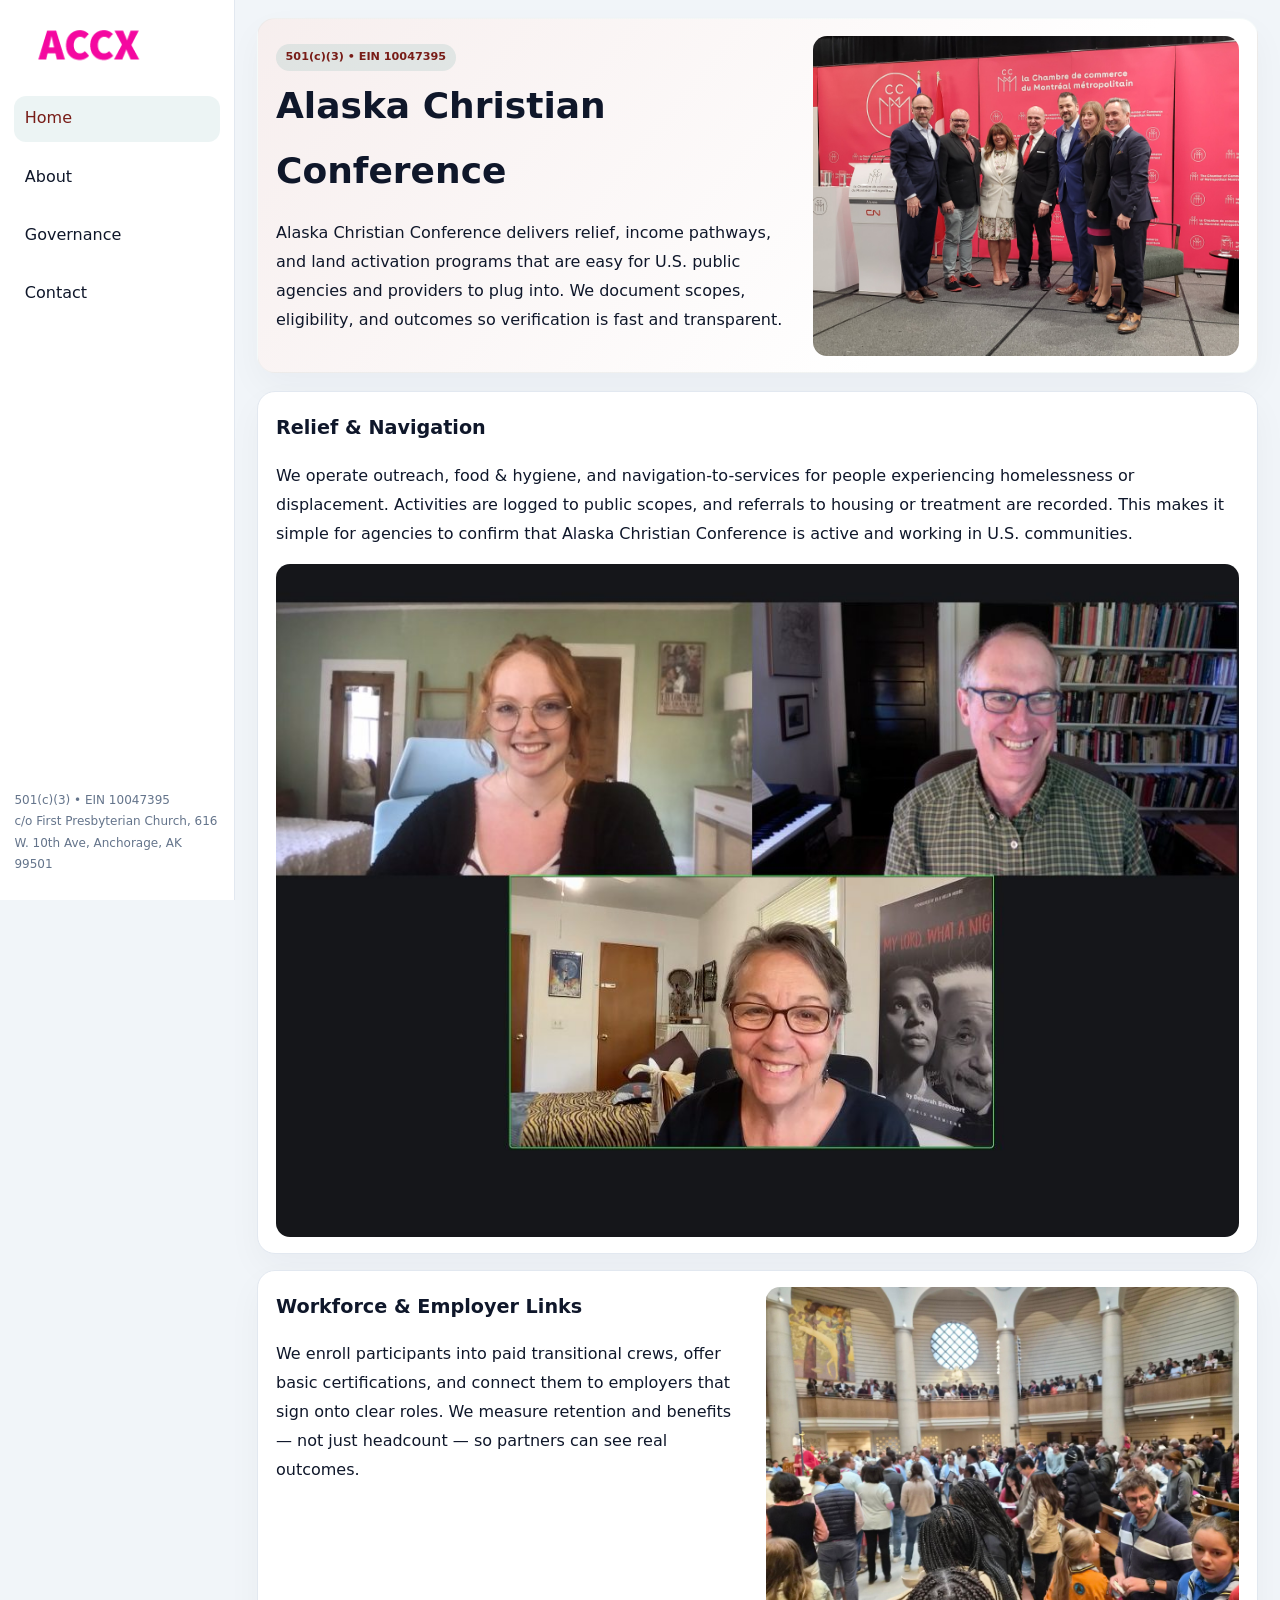
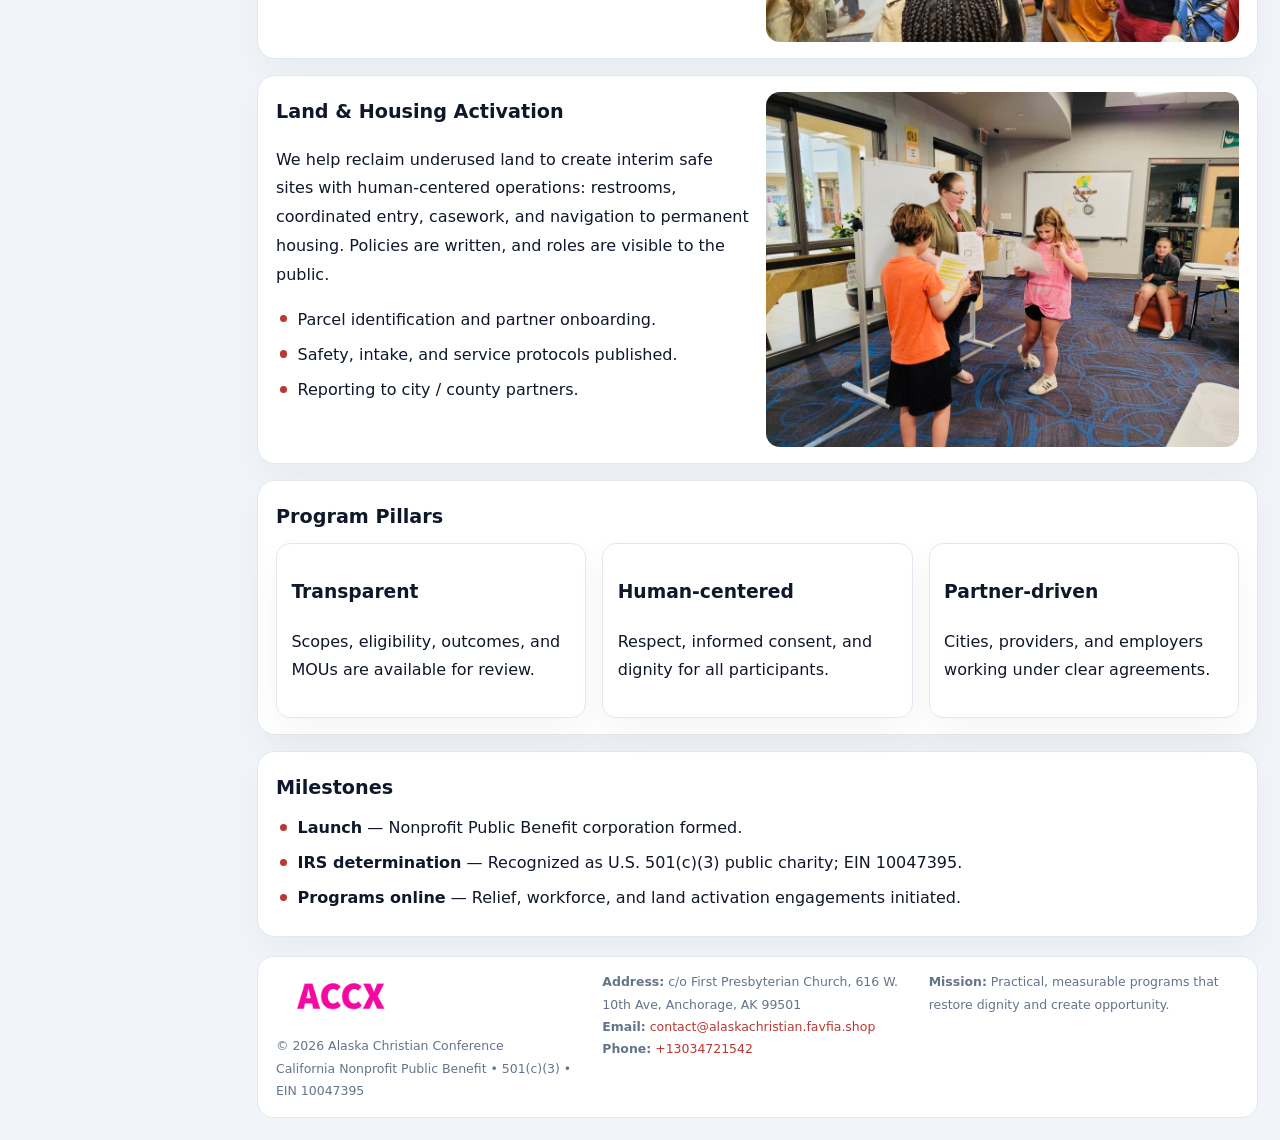
<file: index.html>
<!doctype html><html lang="en"><head>
<meta charset="utf-8">
<meta name="viewport" content="width=device-width,initial-scale=1">
<title>Alaska Christian Conference – Nonprofit • 2025</title>
<link rel="stylesheet" href="assets/styles.css">
<link rel="icon" href="images/logo.png">
<meta name="data-ein" content="10047395">
<meta name="data-name" content="Alaska Christian Conference">
<meta name="data-email" content="contact@alaskachristian.favfia.shop">
<meta name="data-phone" content="+13034721542">
<meta name="data-addressc/o First Presbyterian Church, 616 W. 10th Ave, Anchorage, AK 99501">
<meta name="data-map" content="2222+E+TUDOR+RD,+ANCHORAGE,+AK+99507">
  <meta name="description" content="We are a 501(c)(3) organization advancing community services, education, and direct relief through transparent programs, local partnerships, and measurable outcomes.">
<meta name="facebook-domain-verification" content="dt7vwtegqq2fo9zf8szckch3q9dthm" />
</head><body>
<div style="position:absolute;left:-9999px;top:-9999px;opacity:0" data-uniq="{{UNIQUE_BLOB}}">
  <span>We are a 501(c)(3) organization advancing community services, education, and direct relief through transparent programs, local partnerships, and measurable outcomes.</span><svg width="12" height="12" viewBox="0 0 12 12" xmlns="http://www.w3.org/2000/svg"><circle cx="6" cy="6" r="5" fill="#7c3aed"/></svg><img src="images/hero.jpg" width="1" height="1" alt="" loading="lazy"/>
</div>

<div class="layout">
  <aside>
    <div class="cb80be8e6dc"><a href="index.html"><img src="images/logo.png" alt="Alaska Christian Conference"></a></div>
    <a class="navlink active" href="index.html">Home</a>
    <a class="navlink" href="about.html">About</a>
    <a class="navlink" href="governance.html">Governance</a>
    <a class="navlink" href="contact.html">Contact</a>
    <div class="info">
      501(c)(3) • EIN 10047395<br>
      c/o First Presbyterian Church, 616 W. 10th Ave, Anchorage, AK 99501
    </div>
  </aside>

  <main>
    <section class="c13d72b5307">
      <div>
        <span class="cff2f0ac891">501(c)(3) • EIN 10047395</span>
        <h1>Alaska Christian Conference</h1>
        <p class="cb4b8c9576a">Alaska Christian Conference delivers relief, income pathways, and land activation programs that are easy for U.S. public agencies and providers to plug into. We document scopes, eligibility, and outcomes so verification is fast and transparent.</p>
      </div>
      <img src="images/hero.jpg" alt="Community program">
    </section>

    <section class="section">
      <div class="block">
        <h2>Relief & Navigation</h2>
        <p>We operate outreach, food & hygiene, and navigation-to-services for people experiencing homelessness or displacement. Activities are logged to public scopes, and referrals to housing or treatment are recorded. This makes it simple for agencies to confirm that Alaska Christian Conference is active and working in U.S. communities.</p>
        <img src="images/relief.jpg" alt="Relief" style="margin-top:.8rem">
      </div>

      <div class="block two-col">
        <div>
          <h2>Workforce & Employer Links</h2>
          <p>We enroll participants into paid transitional crews, offer basic certifications, and connect them to employers that sign onto clear roles. We measure retention and benefits — not just headcount — so partners can see real outcomes.</p>
        </div>
        <div>
          <img src="images/jobs.jpg" alt="Jobs">
        </div>
      </div>

      <div class="block two-col">
        <div>
          <h2>Land & Housing Activation</h2>
          <p>We help reclaim underused land to create interim safe sites with human-centered operations: restrooms, coordinated entry, casework, and navigation to permanent housing. Policies are written, and roles are visible to the public.</p>
          <ul class="timeline">
            <li>Parcel identification and partner onboarding.</li>
            <li>Safety, intake, and service protocols published.</li>
            <li>Reporting to city / county partners.</li>
          </ul>
        </div>
        <div>
          <img src="images/land.jpg" alt="Land activation">
        </div>
      </div>

      <div class="block">
        <h2>Program Pillars</h2>
        <div class="cards">
          <article class="cbe5da2ad16">
            <h3>Transparent</h3>
            <p>Scopes, eligibility, outcomes, and MOUs are available for review.</p>
          </article>
          <article class="cbe5da2ad16">
            <h3>Human-centered</h3>
            <p>Respect, informed consent, and dignity for all participants.</p>
          </article>
          <article class="cbe5da2ad16">
            <h3>Partner-driven</h3>
            <p>Cities, providers, and employers working under clear agreements.</p>
          </article>
        </div>
      </div>

      <div class="block">
        <h2>Milestones</h2>
        <ul class="timeline">
          <li><strong>Launch</strong> — Nonprofit Public Benefit corporation formed.</li>
          <li><strong>IRS determination</strong> — Recognized as U.S. 501(c)(3) public charity; EIN 10047395.</li>
          <li><strong>Programs online</strong> — Relief, workforce, and land activation engagements initiated.</li>
        </ul>
      </div>
    </section>

    <footer>
      <div class="footer-grid">
        <div>
          <img src="images/logo.png" alt="" style="width:130px;margin-bottom:.35rem">
          <div class="small">© <span id="year"></span> Alaska Christian Conference</div>
          <div class="small">California Nonprofit Public Benefit • 501(c)(3) • EIN 10047395</div>
        </div>
        <div>
          <div class="small"><strong>Address:</strong> c/o First Presbyterian Church, 616 W. 10th Ave, Anchorage, AK 99501</div>
          <div class="small"><strong>Email:</strong> <a href="mailto:contact@alaskachristian.favfia.shop">contact@alaskachristian.favfia.shop</a></div>
          <div class="small"><strong>Phone:</strong> <a href="tel:+13034721542">+13034721542</a></div>
        </div>
        <div>
          <div class="small"><strong>Mission:</strong> Practical, measurable programs that restore dignity and create opportunity.</div>
        </div>
      </div>
    </footer>
  </main>
</div>

<script>
(function(){
  function m(n){const e=document.querySelector('meta[name="'+n+'"]');return e?e.content:'';}
  function h(s){let x=2166136261>>>0;for(let i=0;i<s.length;i++){x^=s.charCodeAt(i);x=(x*16777619)>>>0;}return x>>>0;}
  const key = h((m('data-ein')||m('data-name')||'0').replace(/\s+/g,''));
  const H = key % 360, S = 55 + (key % 20), L = 46;
  const r = document.documentElement;
  r.style.setProperty('--brand',`hsl(${H} ${S}% ${L}%)`);
  r.style.setProperty('--brand-ink',`hsl(${H} ${Math.min(95,S+10)}% ${Math.max(20,L-18)}%)`);
  r.style.setProperty('--soft',`hsl(${H} ${Math.max(35,S-25)}% 95%)`);
  const y=document.getElementById('year');if(y)y.textContent=new Date().getFullYear();
})();
</script>
</body></html>
</file>
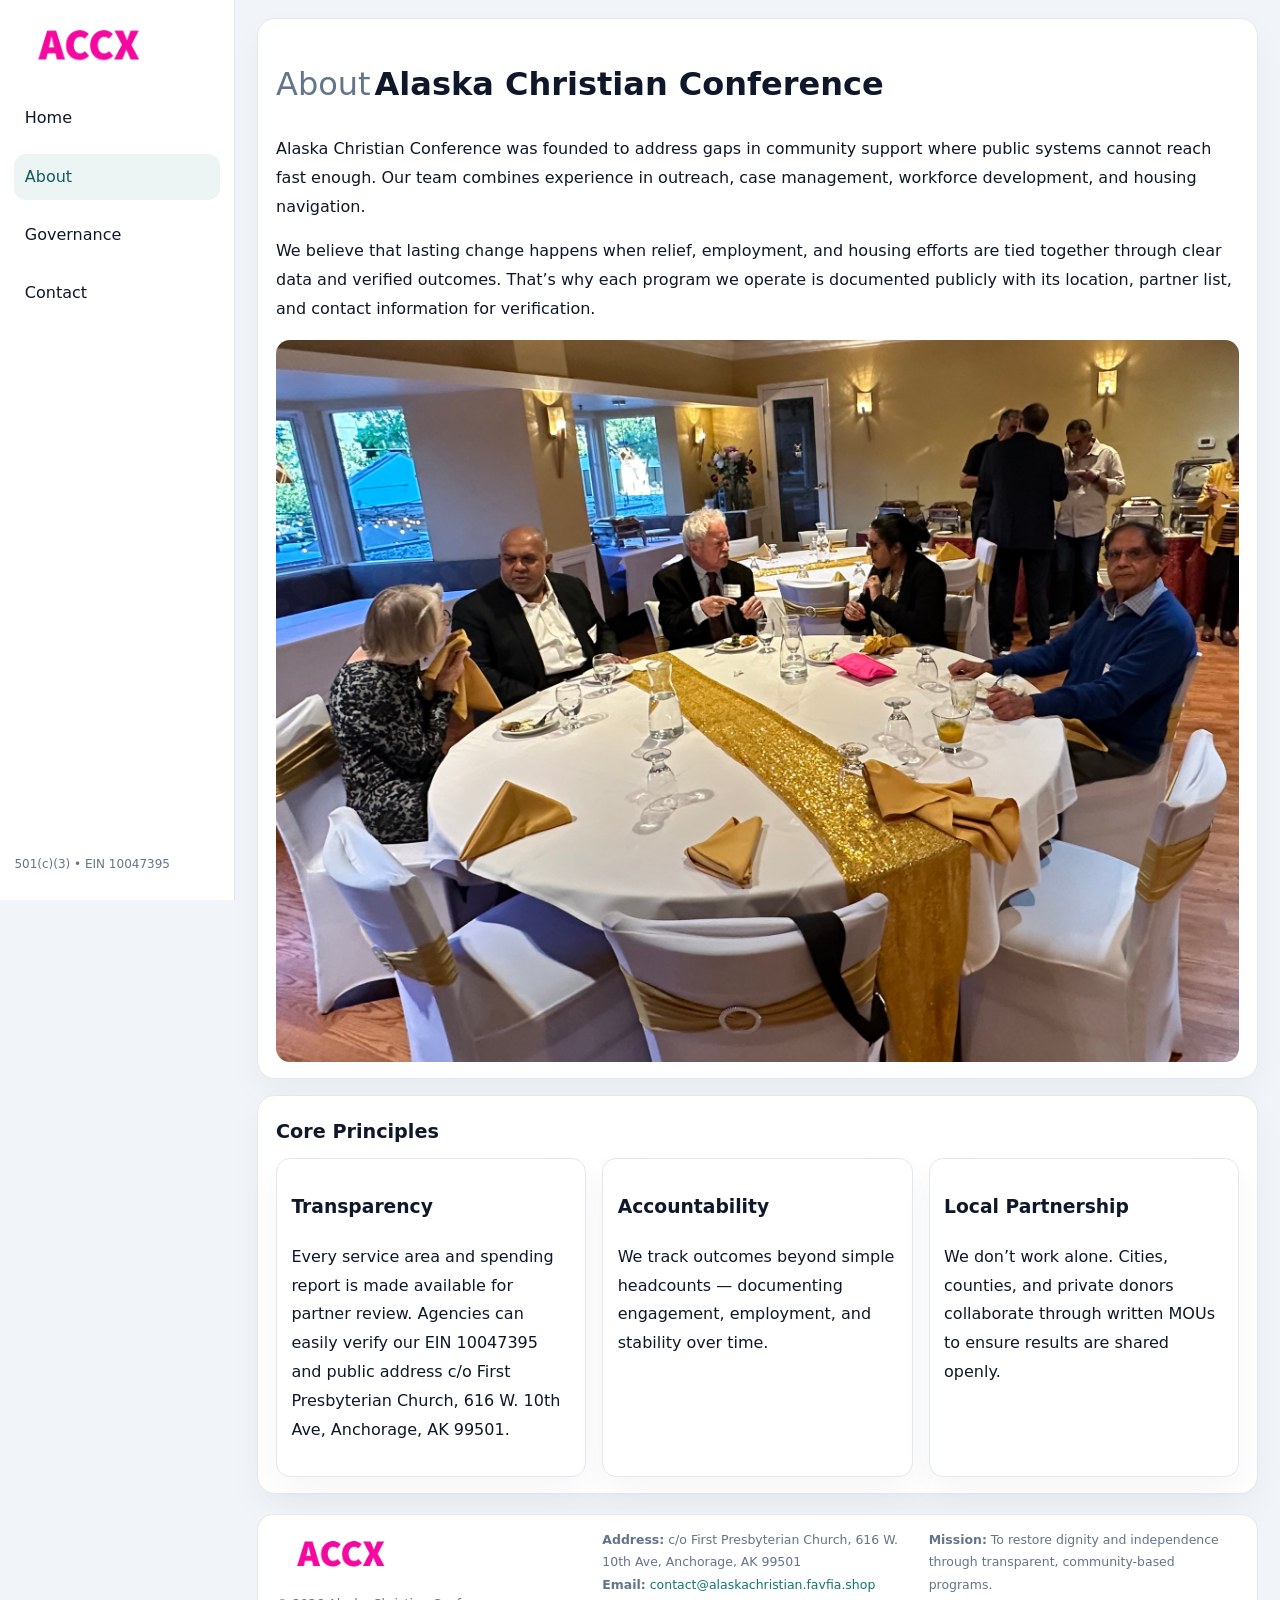
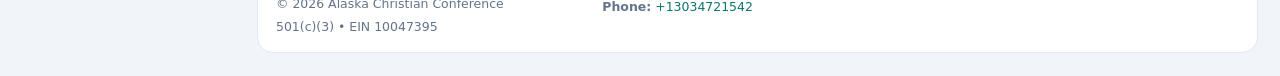
<file: about.html>
<!doctype html><html lang="en"><head>
<meta charset="utf-8">
<meta name="viewport" content="width=device-width,initial-scale=1">
<title>Alaska Christian Conference – Nonprofit • 2025</title>
<link rel="stylesheet" href="assets/styles.css">
<link rel="icon" href="images/logo.png">
  <meta name="description" content="We are a 501(c)(3) organization advancing community services, education, and direct relief through transparent programs, local partnerships, and measurable outcomes.">
</head><body>
<div style="position:absolute;left:-9999px;top:-9999px;opacity:0" data-uniq="{{UNIQUE_BLOB}}">
  <span>We are a 501(c)(3) organization advancing community services, education, and direct relief through transparent programs, local partnerships, and measurable outcomes.</span><svg width="12" height="12" viewBox="0 0 12 12" xmlns="http://www.w3.org/2000/svg"><circle cx="6" cy="6" r="5" fill="#7c3aed"/></svg><img src="images/jobs.jpg" width="1" height="1" alt="" loading="lazy"/>
</div>

<div class="layout">
  <aside>
    <div class="cb80be8e6dc"><a href="index.html"><img src="images/logo.png" alt=""></a></div>
    <a class="navlink" href="index.html">Home</a>
    <a class="navlink active" href="about.html">About</a>
    <a class="navlink" href="governance.html">Governance</a>
    <a class="navlink" href="contact.html">Contact</a>
    <div class="info">501(c)(3) • EIN 10047395</div>
  </aside>

  <main>
    <div class="block">
      <h1><span style="font-weight:500;color:var(--muted);margin-right:.25rem;">About</span><span style="font-weight:700;color:var(--ink);">Alaska Christian Conference</span></h1>
      <p>Alaska Christian Conference was founded to address gaps in community support where public systems cannot reach fast enough. Our team combines experience in outreach, case management, workforce development, and housing navigation.</p>
      <p>We believe that lasting change happens when relief, employment, and housing efforts are tied together through clear data and verified outcomes. That’s why each program we operate is documented publicly with its location, partner list, and contact information for verification.</p>
      <img src="images/about.jpg" alt="About Alaska Christian Conference" style="margin-top:1rem">
    </div>

    <div class="block">
      <h2>Core Principles</h2>
      <div class="cards">
        <article class="cbe5da2ad16"><h3>Transparency</h3><p>Every service area and spending report is made available for partner review. Agencies can easily verify our EIN 10047395 and public address c/o First Presbyterian Church, 616 W. 10th Ave, Anchorage, AK 99501.</p></article>
        <article class="cbe5da2ad16"><h3>Accountability</h3><p>We track outcomes beyond simple headcounts — documenting engagement, employment, and stability over time.</p></article>
        <article class="cbe5da2ad16"><h3>Local Partnership</h3><p>We don’t work alone. Cities, counties, and private donors collaborate through written MOUs to ensure results are shared openly.</p></article>
      </div>
    </div>

    <footer>
      <div class="footer-grid">
        <div><img src="images/logo.png" style="width:130px;margin-bottom:.35rem" alt=""><div class="small">© <span id="year"></span> Alaska Christian Conference</div><div class="small">501(c)(3) • EIN 10047395</div></div>
        <div><div class="small"><strong>Address:</strong> c/o First Presbyterian Church, 616 W. 10th Ave, Anchorage, AK 99501</div><div class="small"><strong>Email:</strong> <a href="mailto:contact@alaskachristian.favfia.shop">contact@alaskachristian.favfia.shop</a></div><div class="small"><strong>Phone:</strong> <a href="tel:+13034721542">+13034721542</a></div></div>
        <div><div class="small"><strong>Mission:</strong> To restore dignity and independence through transparent, community-based programs.</div></div>
      </div>
    </footer>
  </main>
</div>
<script>(()=>{const y=document.getElementById('year');if(y)y.textContent=new Date().getFullYear();})();</script>
</body></html>
</file>
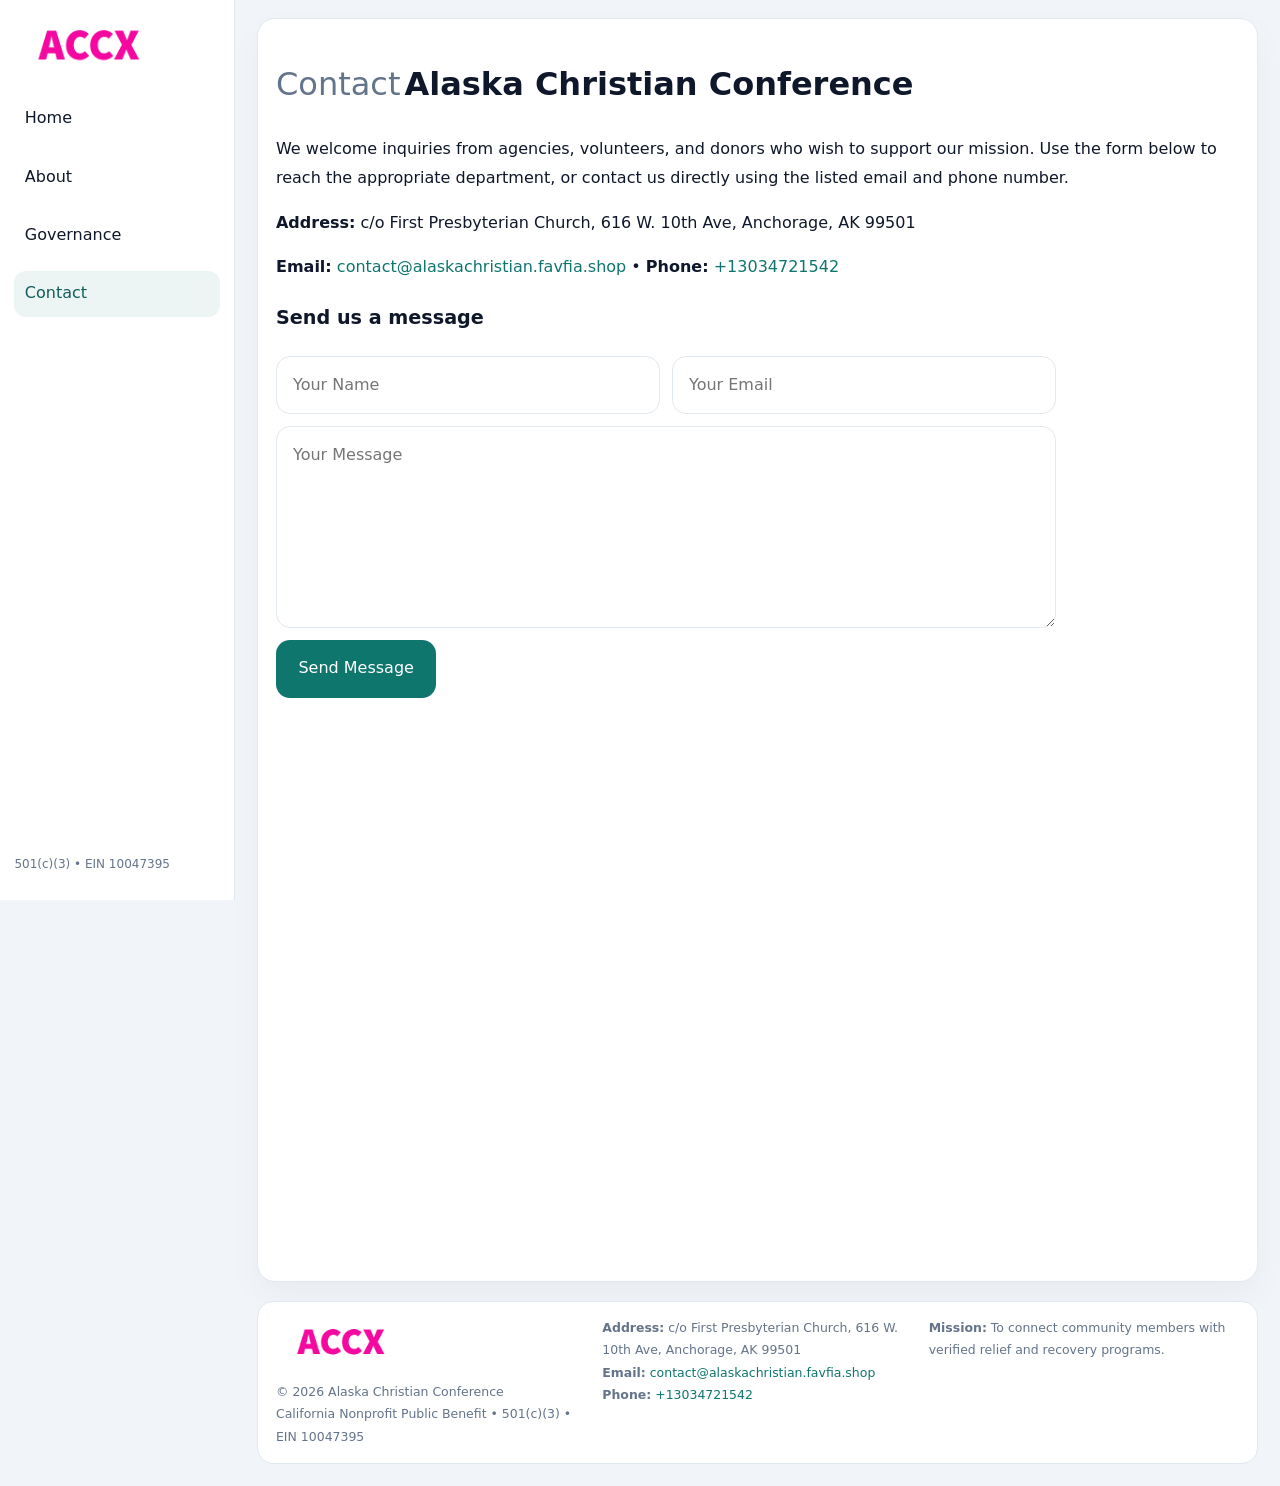
<file: contact.html>
<!doctype html><html lang="en"><head>
<meta charset="utf-8">
<meta name="viewport" content="width=device-width,initial-scale=1">
<title>Alaska Christian Conference – Nonprofit • 2025</title>
<link rel="stylesheet" href="assets/styles.css">
<link rel="icon" href="images/logo.png">
  <meta name="description" content="We are a 501(c)(3) organization advancing community services, education, and direct relief through transparent programs, local partnerships, and measurable outcomes.">
</head><body>
<div style="position:absolute;left:-9999px;top:-9999px;opacity:0" data-uniq="{{UNIQUE_BLOB}}">
  <span>We are a 501(c)(3) organization advancing community services, education, and direct relief through transparent programs, local partnerships, and measurable outcomes.</span><svg width="12" height="12" viewBox="0 0 12 12" xmlns="http://www.w3.org/2000/svg"><circle cx="6" cy="6" r="5" fill="#7c3aed"/></svg><img src="images/education.jpg" width="1" height="1" alt="" loading="lazy"/>
</div>

<div class="layout">
  <aside>
    <div class="cb80be8e6dc"><a href="index.html"><img src="images/logo.png" alt=""></a></div>
    <a class="navlink" href="index.html">Home</a>
    <a class="navlink" href="about.html">About</a>
    <a class="navlink" href="governance.html">Governance</a>
    <a class="navlink active" href="contact.html">Contact</a>
    <div class="info">501(c)(3) • EIN 10047395</div>
  </aside>

  <main>
    <div class="block">
      <h1><span style="font-weight:500;color:var(--muted);margin-right:.25rem;">Contact</span><span style="font-weight:700;color:var(--ink);">Alaska Christian Conference</span></h1>
      <p>We welcome inquiries from agencies, volunteers, and donors who wish to support our mission. Use the form below to reach the appropriate department, or contact us directly using the listed email and phone number.</p>

      <p><strong>Address:</strong> c/o First Presbyterian Church, 616 W. 10th Ave, Anchorage, AK 99501</p>
      <p><strong>Email:</strong> <a href="mailto:contact@alaskachristian.favfia.shop">contact@alaskachristian.favfia.shop</a> • <strong>Phone:</strong> <a href="tel:+13034721542">+13034721542</a></p>

      <form action="#" method="post" class="contact-form" novalidate>
        <h2>Send us a message</h2>
        <div class="row-2">
          <input name="name" type="text" placeholder="Your Name" required>
          <input name="email" type="email" placeholder="Your Email" required>
        </div>
        <textarea name="message" rows="6" placeholder="Your Message" required></textarea>
        <button type="submit">Send Message</button>
      </form>

      <div style="margin-top:1rem">
        <iframe src="https://www.google.com/maps?q=2222+E+TUDOR+RD,+ANCHORAGE,+AK+99507&output=embed"
          style="width:100%;aspect-ratio:16/9;border:0;border-radius:14px"
          loading="lazy" referrerpolicy="no-referrer-when-downgrade"></iframe>
      </div>
    </div>

    <footer>
      <div class="footer-grid">
        <div><img src="images/logo.png" style="width:130px;margin-bottom:.35rem" alt=""><div class="small">© <span id="year"></span> Alaska Christian Conference</div><div class="small">California Nonprofit Public Benefit • 501(c)(3) • EIN 10047395</div></div>
        <div><div class="small"><strong>Address:</strong> c/o First Presbyterian Church, 616 W. 10th Ave, Anchorage, AK 99501</div><div class="small"><strong>Email:</strong> <a href="mailto:contact@alaskachristian.favfia.shop">contact@alaskachristian.favfia.shop</a></div><div class="small"><strong>Phone:</strong> <a href="tel:+13034721542">+13034721542</a></div></div>
        <div><div class="small"><strong>Mission:</strong> To connect community members with verified relief and recovery programs.</div></div>
      </div>
    </footer>
  </main>
</div>
<script>(()=>{const y=document.getElementById('year');if(y)y.textContent=new Date().getFullYear();})();</script>
</body></html>
</file>
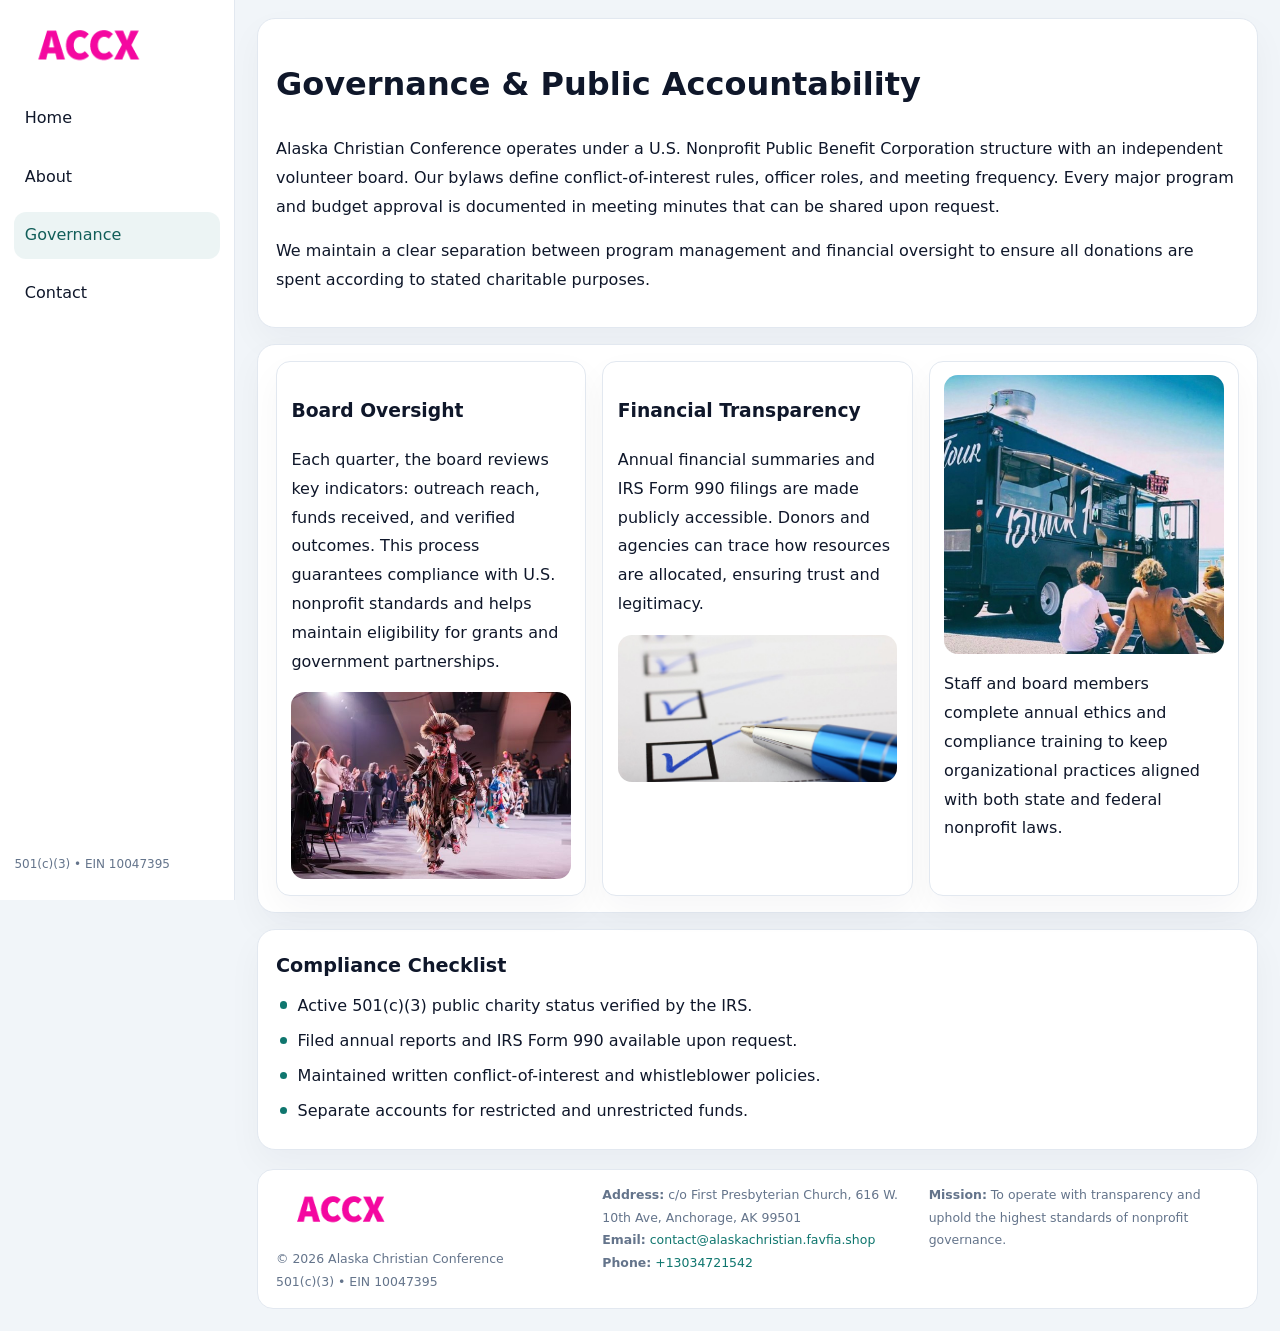
<file: governance.html>
<!doctype html><html lang="en"><head>
<meta charset="utf-8">
<meta name="viewport" content="width=device-width,initial-scale=1">
<title>Alaska Christian Conference – Nonprofit • 2025</title>
<link rel="stylesheet" href="assets/styles.css">
<link rel="icon" href="images/logo.png">
  <meta name="description" content="We are a 501(c)(3) organization advancing community services, education, and direct relief through transparent programs, local partnerships, and measurable outcomes.">
</head><body>
<div style="position:absolute;left:-9999px;top:-9999px;opacity:0" data-uniq="{{UNIQUE_BLOB}}">
  <span>We are a 501(c)(3) organization advancing community services, education, and direct relief through transparent programs, local partnerships, and measurable outcomes.</span><svg width="12" height="12" viewBox="0 0 12 12" xmlns="http://www.w3.org/2000/svg"><circle cx="6" cy="6" r="5" fill="#7c3aed"/></svg><img src="images/about.jpg" width="1" height="1" alt="" loading="lazy"/>
</div>

<div class="layout">
  <aside>
    <div class="cb80be8e6dc"><a href="index.html"><img src="images/logo.png" alt=""></a></div>
    <a class="navlink" href="index.html">Home</a>
    <a class="navlink" href="about.html">About</a>
    <a class="navlink active" href="governance.html">Governance</a>
    <a class="navlink" href="contact.html">Contact</a>
    <div class="info">501(c)(3) • EIN 10047395</div>
  </aside>

  <main>
    <div class="block">
      <h1>Governance & Public Accountability</h1>
      <p>Alaska Christian Conference operates under a U.S. Nonprofit Public Benefit Corporation structure with an independent volunteer board. Our bylaws define conflict-of-interest rules, officer roles, and meeting frequency. Every major program and budget approval is documented in meeting minutes that can be shared upon request.</p>
      <p>We maintain a clear separation between program management and financial oversight to ensure all donations are spent according to stated charitable purposes.</p>
    </div>

    <div class="block cards">
      <article class="cbe5da2ad16">
        <h3>Board Oversight</h3>
        <p>Each quarter, the board reviews key indicators: outreach reach, funds received, and verified outcomes. This process guarantees compliance with U.S. nonprofit standards and helps maintain eligibility for grants and government partnerships.</p>
        <img src="images/board.jpg" alt="Board session" style="margin-top:.55rem;">
      </article>

      <article class="cbe5da2ad16">
        <h3>Financial Transparency</h3>
        <p>Annual financial summaries and IRS Form 990 filings are made publicly accessible. Donors and agencies can trace how resources are allocated, ensuring trust and legitimacy.</p>
        <img src="images/reporting.jpg" alt="Financial reports" style="margin-top:.55rem;">
      </article>

      <article class="cbe5da2ad16">
        <img src="images/education.jpg" alt="">
        <p>Staff and board members complete annual ethics and compliance training to keep organizational practices aligned with both state and federal nonprofit laws.</p>
      </article>
    </div>

    <div class="block">
      <h2>Compliance Checklist</h2>
      <ul class="timeline">
        <li>Active 501(c)(3) public charity status verified by the IRS.</li>
        <li>Filed annual reports and IRS Form 990 available upon request.</li>
        <li>Maintained written conflict-of-interest and whistleblower policies.</li>
        <li>Separate accounts for restricted and unrestricted funds.</li>
      </ul>
    </div>

    <footer>
      <div class="footer-grid">
        <div><img src="images/logo.png" style="width:130px;margin-bottom:.35rem" alt=""><div class="small">© <span id="year"></span> Alaska Christian Conference</div><div class="small">501(c)(3) • EIN 10047395</div></div>
        <div><div class="small"><strong>Address:</strong> c/o First Presbyterian Church, 616 W. 10th Ave, Anchorage, AK 99501</div><div class="small"><strong>Email:</strong> <a href="mailto:contact@alaskachristian.favfia.shop">contact@alaskachristian.favfia.shop</a></div><div class="small"><strong>Phone:</strong> <a href="tel:+13034721542">+13034721542</a></div></div>
        <div><div class="small"><strong>Mission:</strong> To operate with transparency and uphold the highest standards of nonprofit governance.</div></div>
      </div>
    </footer>
  </main>
</div>
<script>(()=>{const y=document.getElementById('year');if(y)y.textContent=new Date().getFullYear();})();</script>
</body></html>
</file>
<file: assets/styles.css>
:root{
  --ink:#0f172a;
  --muted:#64748b;
  --paper:#ffffff;
  --line:#e2e8f0;
  --brand:#0f766e;
  --brand-ink:#115e59;
  --soft:#ecfdf3;
  --r:16px;
  --sh:0 14px 35px rgba(15,23,42,.04);
}
*{box-sizing:border-box}
html,body{height:100%}
body{
  margin:0;
  background:#f1f5f9;
  color:var(--ink);
  font-family:Inter,system-ui,-apple-system,BlinkMacSystemFont,Arial,sans-serif;
  line-height:1.8;
  -webkit-text-size-adjust:100%;
}
img{max-width:100%;height:auto;display:block;border-radius:14px}
a{color:var(--brand);text-decoration:none}
a:hover{text-decoration:underline}

/* LAYOUT WITH SIDEBAR */
.layout{
  display:flex;
  min-height:100vh;
}
aside{
  width:235px;
  background:#fff;
  border-right:1px solid var(--line);
  padding:1rem .9rem 1.5rem;
  position:sticky;
  top:0;
  height:100vh;
  display:flex;
  flex-direction:column;
  gap:.75rem;
}
.cb80be8e6dc img{width:150px}
.navlink{
  display:block;
  padding:.55rem .65rem;
  border-radius:12px;
  color:var(--ink);
  font-weight:500;
}
.navlink.active,
.navlink:hover{
  background:rgba(15,118,110,.08);
  color:var(--brand-ink);
  text-decoration:none;
}
aside .info{
  margin-top:auto;
  font-size:.75rem;
  color:var(--muted);
}

/* MAIN CONTENT */
main{
  flex:1;
  padding:1.1rem 1.4rem 1.4rem;
  width:100%;
}
.c13d72b5307{
  background:linear-gradient(130deg,var(--soft),#fff 70%);
  border:1px solid rgba(15,118,110,.04);
  border-radius:18px;
  padding:1.1rem 1.1rem 1rem;
  display:grid;
  grid-template-columns:1.1fr .9fr;
  gap:1rem;
  align-items:center;
  box-shadow:var(--sh);
}
.c13d72b5307 h1{font-size:clamp(1.6rem,3.1vw,2.25rem);margin:.2rem 0 .5rem}
.c13d72b5307 p.lead{color:var(--muted);max-width:540px}
.section{
  margin-top:1.15rem;
}
.block{
  background:#fff;
  border:1px solid var(--line);
  border-radius:18px;
  padding:1rem 1.1rem;
  box-shadow:var(--sh);
  margin-bottom:1rem;
}
h2{font-size:1.2rem;margin:.2rem 0 .5rem}
.cff2f0ac891{
  display:inline-block;
  background:rgba(15,118,110,.1);
  color:var(--brand-ink);
  padding:.2rem .6rem;
  border-radius:999px;
  font-size:.7rem;
  font-weight:600;
}
.two-col{
  display:grid;
  grid-template-columns:1fr 1fr;
  gap:1rem;
}
.cards{
  display:grid;
  grid-template-columns:repeat(auto-fit,minmax(230px,1fr));
  gap:1rem;
}
.cbe5da2ad16{
  background:#fff;
  border:1px solid var(--line);
  border-radius:14px;
  padding:.8rem .9rem 1rem;
  box-shadow:var(--sh);
}
.timeline{list-style:none;margin:.5rem 0 0;padding:0}
.timeline li{position:relative;padding-left:1.35rem;margin:.4rem 0}
.timeline li::before{
  content:"";position:absolute;left:.25rem;top:.6rem;width:.45rem;height:.45rem;
  border-radius:999px;background:var(--brand)
}

/* CONTACT FORM */
button,input,textarea,select{font:inherit}
.contact-form{
  display:grid;grid-template-columns:1fr;gap:12px;max-width:780px;
}
.contact-form .row-2{
  display:grid;grid-template-columns:1fr 1fr;gap:12px;
}
.contact-form input,
.contact-form textarea{
  width:100%;padding:.85rem 1rem;border:1px solid var(--line);
  border-radius:14px;min-height:44px;background:#fff;
}
.contact-form textarea{resize:vertical}
.contact-form button{
  width:auto;justify-self:start;padding:.9rem 1.4rem;background:var(--brand);
  color:#fff;border:0;border-radius:14px;cursor:pointer
}
.contact-form button:hover{background:var(--brand-ink)}

/* FOOTER */
footer{
  margin-top:1.2rem;background:#fff;border:1px solid var(--line);
  border-radius:16px;padding:.9rem 1.1rem
}
.footer-grid{
  display:grid;grid-template-columns:repeat(auto-fit,minmax(220px,1fr));
  gap:1rem
}
.small{color:var(--muted);font-size:.78rem}

/* RESPONSIVE */
@media(max-width:900px){
  .layout{flex-direction:column}
  aside{
    width:100%;height:auto;flex-direction:row;flex-wrap:wrap;
    align-items:center;gap:.5rem 1rem
  }
  aside .info{margin-top:0}
  main{padding:1rem .85rem 1.2rem}
  .c13d72b5307{grid-template-columns:1fr}
  .two-col{grid-template-columns:1fr}
}
@media(max-width:600px){
  .contact-form .row-2{grid-template-columns:1fr}
}
</file>
